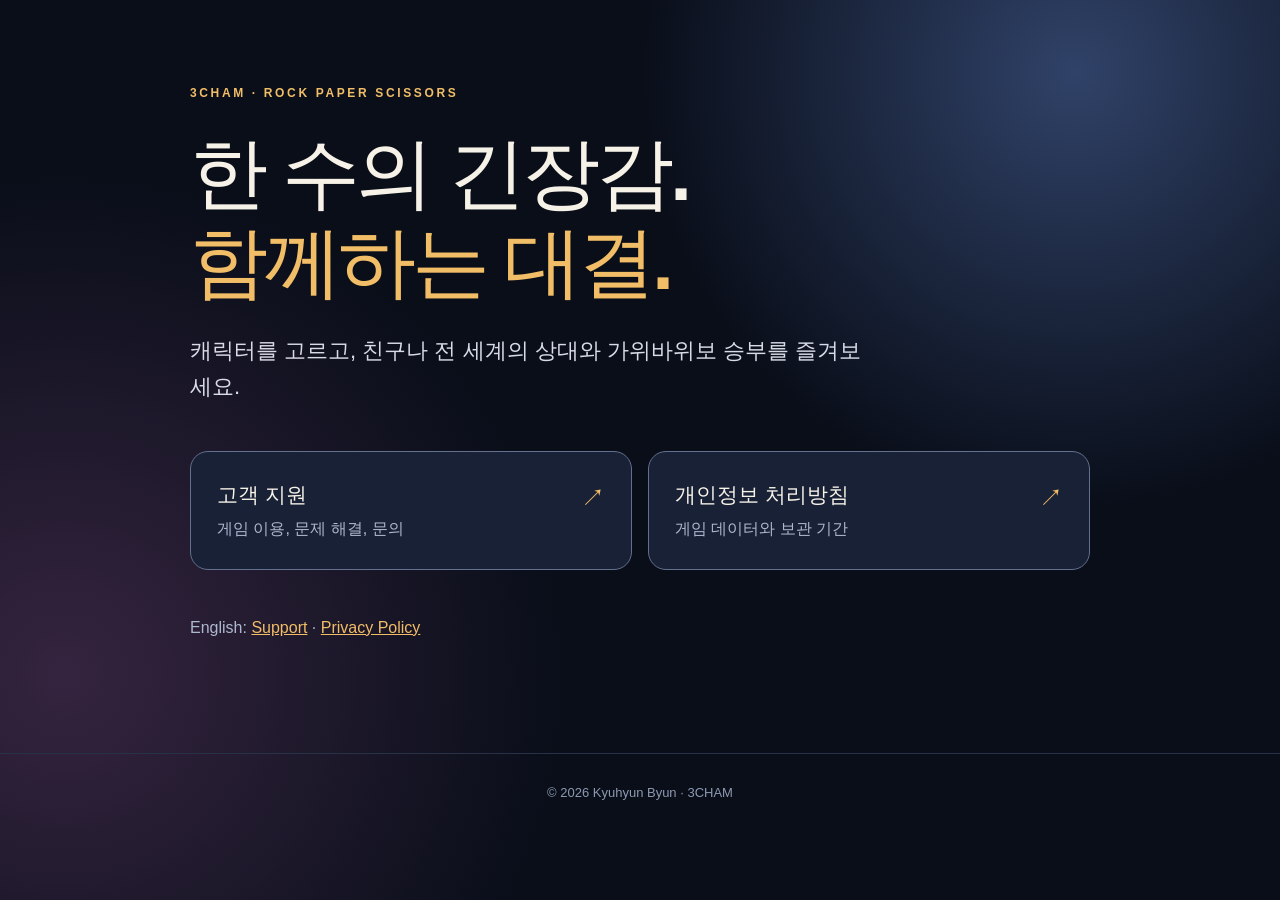
<file: index.html>
<!doctype html>
<html lang="ko">
<head>
  <meta charset="utf-8">
  <meta name="viewport" content="width=device-width, initial-scale=1">
  <meta name="color-scheme" content="dark">
  <title>3CHAM · 가위바위보 대결</title>
  <link rel="stylesheet" href="style.css">
</head>
<body>
  <main class="shell">
    <p class="eyebrow">3CHAM · ROCK PAPER SCISSORS</p>
    <h1>한 수의 긴장감.<br><span>함께하는 대결.</span></h1>
    <p class="lead">캐릭터를 고르고, 친구나 전 세계의 상대와 가위바위보 승부를 즐겨보세요.</p>
    <nav class="cards" aria-label="도움말">
      <a href="support.html#ko"><strong>고객 지원</strong><span>게임 이용, 문제 해결, 문의</span><b aria-hidden="true">↗</b></a>
      <a href="privacy.html#ko"><strong>개인정보 처리방침</strong><span>게임 데이터와 보관 기간</span><b aria-hidden="true">↗</b></a>
    </nav>
    <p class="language">English: <a href="support.html#en">Support</a> · <a href="privacy.html#en">Privacy Policy</a></p>
  </main>
  <footer>© 2026 Kyuhyun Byun · 3CHAM</footer>
</body>
</html>
</file>
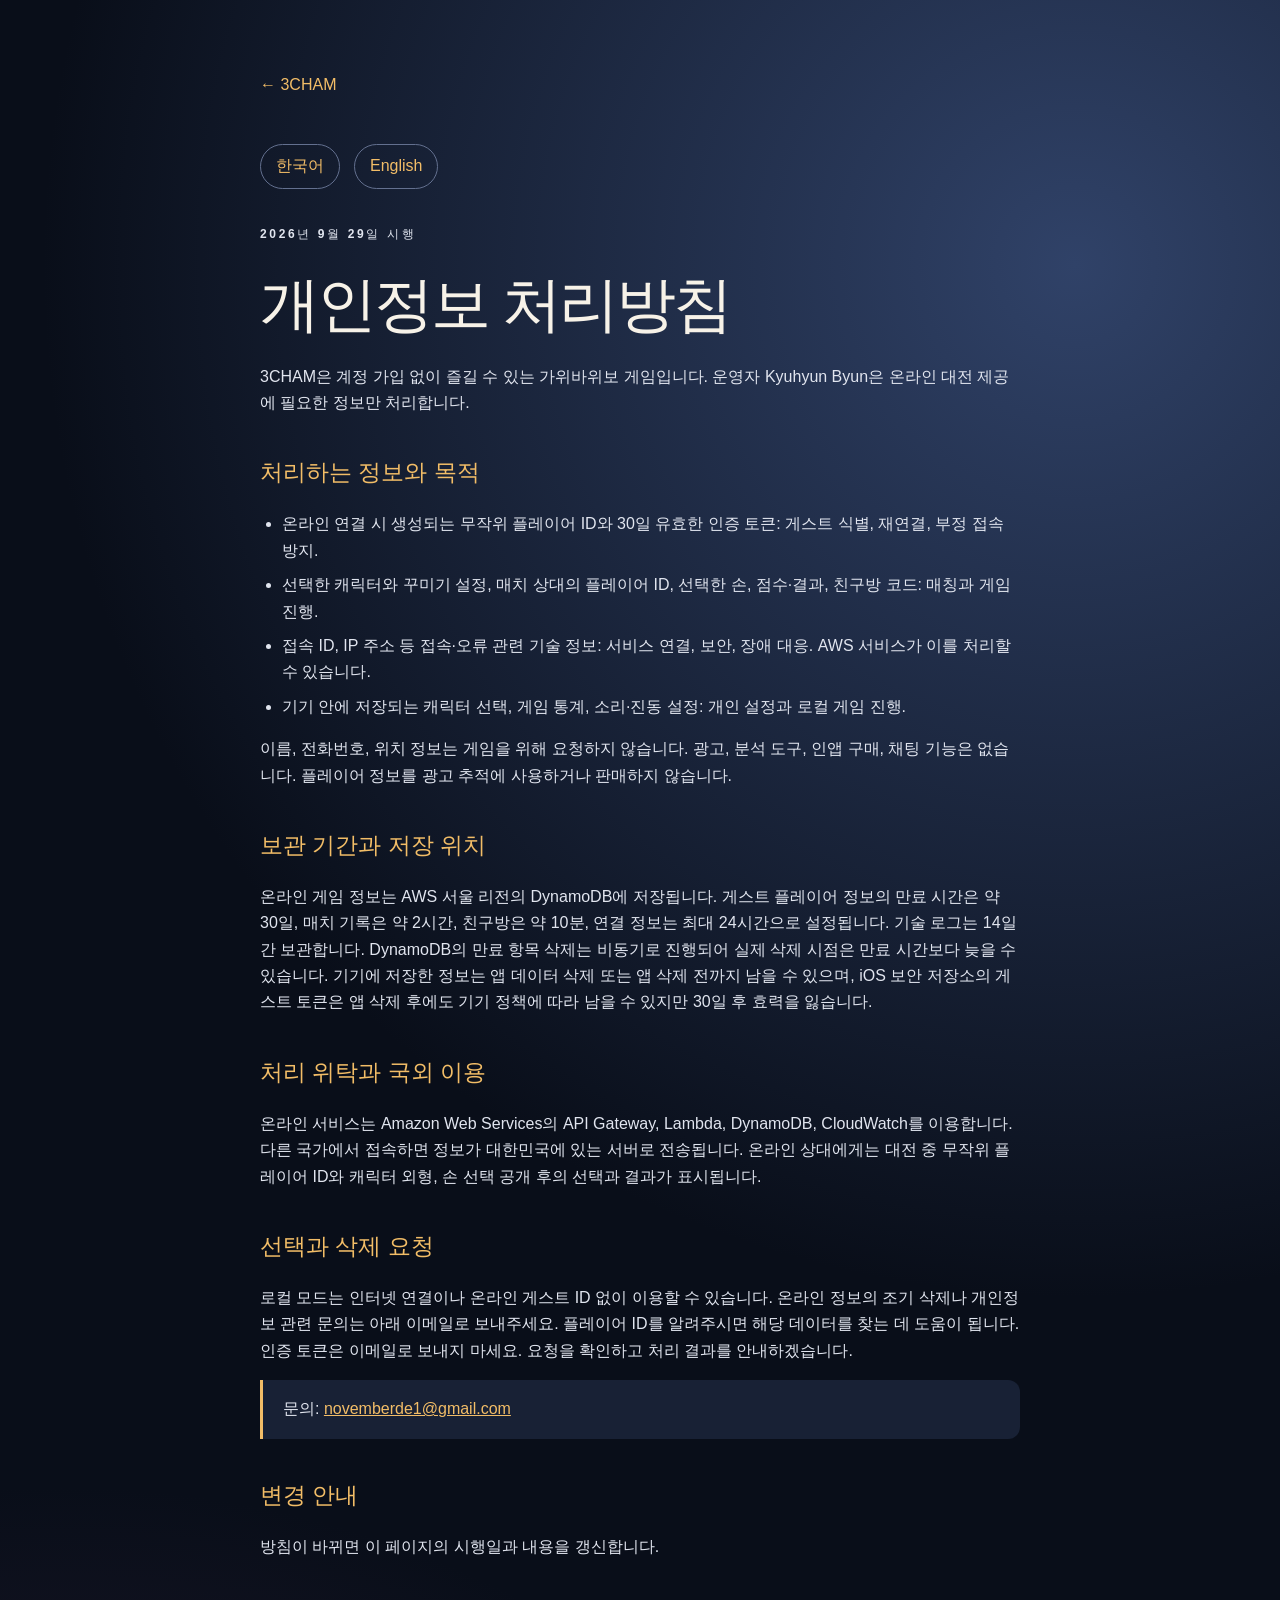
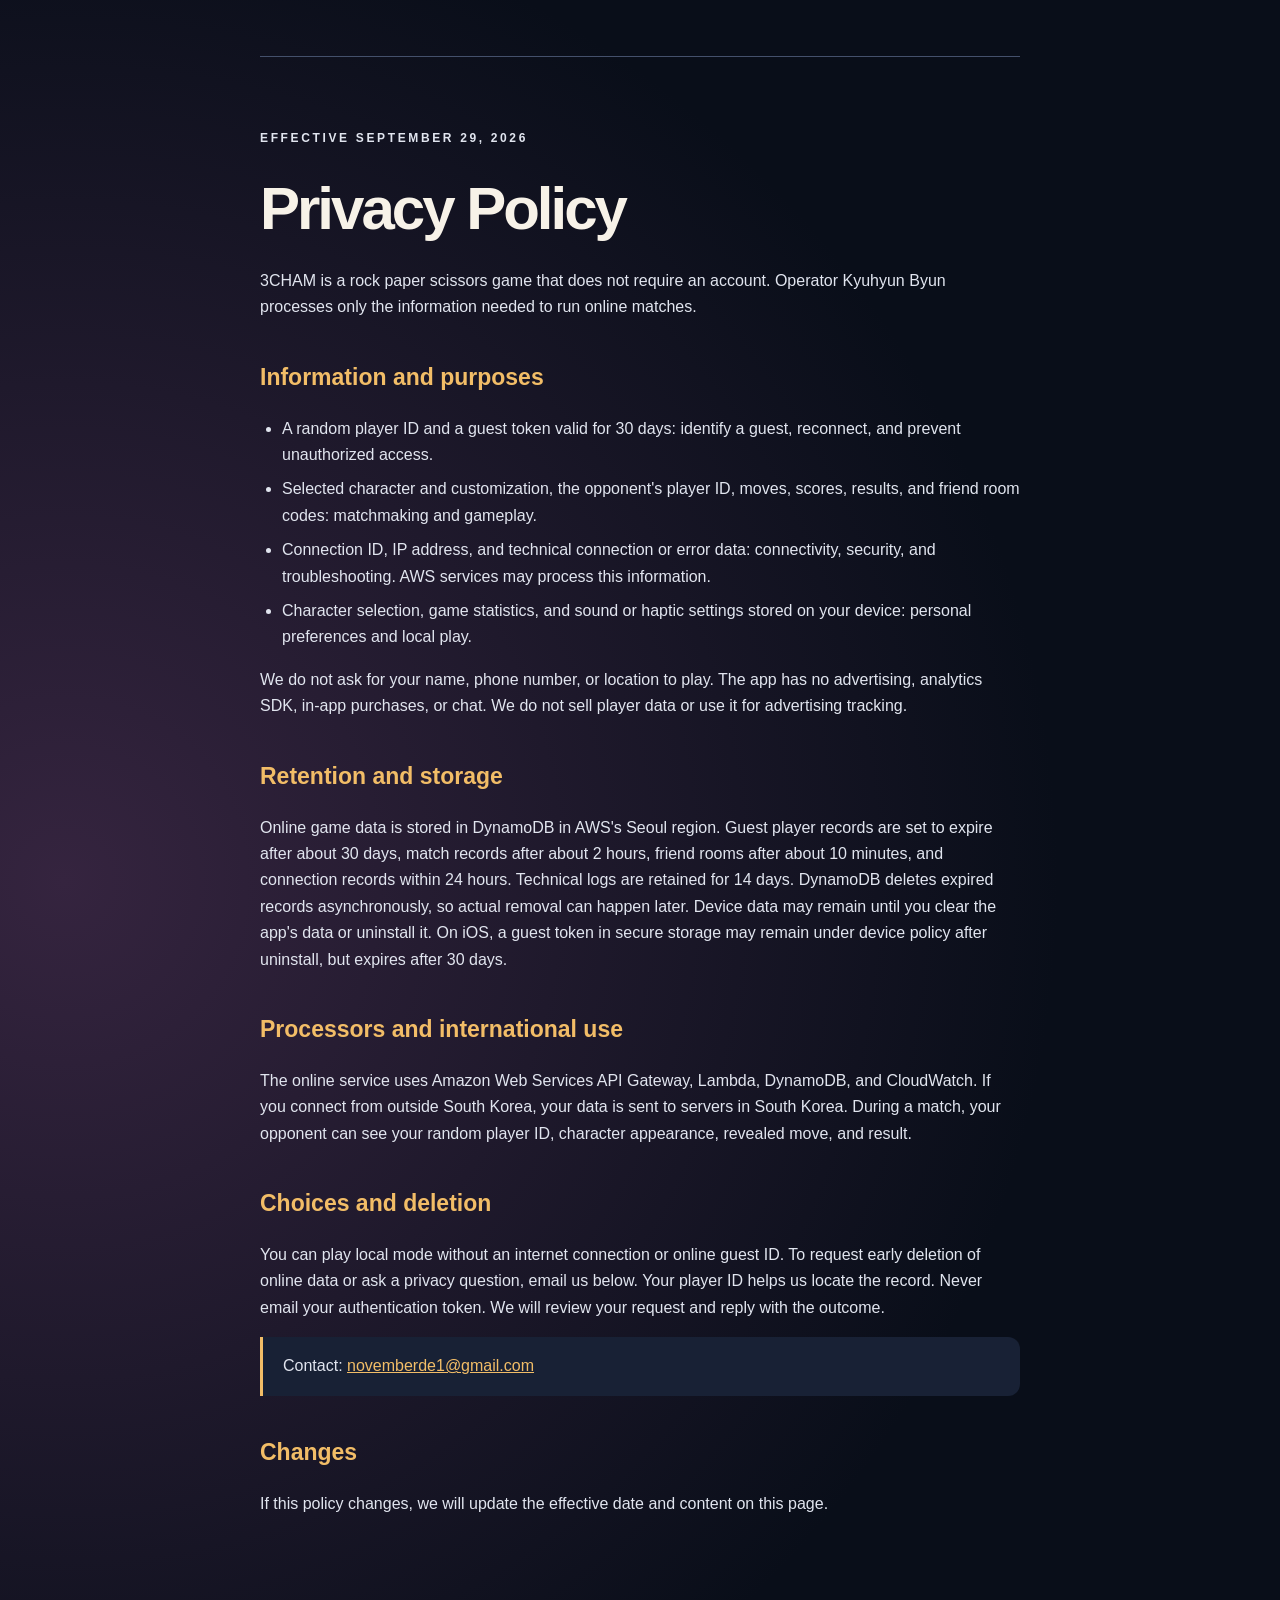
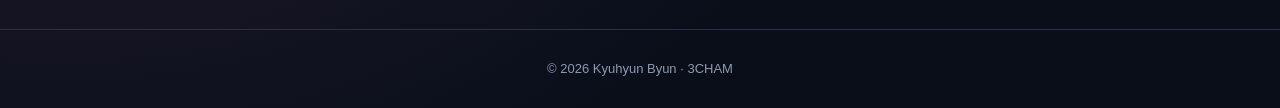
<file: privacy.html>
<!doctype html>
<html lang="ko">
<head><meta charset="utf-8"><meta name="viewport" content="width=device-width, initial-scale=1"><meta name="color-scheme" content="dark"><title>3CHAM · 개인정보 처리방침 / Privacy Policy</title><link rel="stylesheet" href="style.css"></head>
<body><main class="shell article"><a class="toplink" href="index.html">← 3CHAM</a><nav class="switch" aria-label="Language"><a href="#ko">한국어</a><a href="#en">English</a></nav>
<section id="ko" lang="ko"><p class="eyebrow">2026년 9월 29일 시행</p><h1>개인정보 처리방침</h1>
<p>3CHAM은 계정 가입 없이 즐길 수 있는 가위바위보 게임입니다. 운영자 Kyuhyun Byun은 온라인 대전 제공에 필요한 정보만 처리합니다.</p>
<h2>처리하는 정보와 목적</h2><ul>
<li>온라인 연결 시 생성되는 무작위 플레이어 ID와 30일 유효한 인증 토큰: 게스트 식별, 재연결, 부정 접속 방지.</li>
<li>선택한 캐릭터와 꾸미기 설정, 매치 상대의 플레이어 ID, 선택한 손, 점수·결과, 친구방 코드: 매칭과 게임 진행.</li>
<li>접속 ID, IP 주소 등 접속·오류 관련 기술 정보: 서비스 연결, 보안, 장애 대응. AWS 서비스가 이를 처리할 수 있습니다.</li>
<li>기기 안에 저장되는 캐릭터 선택, 게임 통계, 소리·진동 설정: 개인 설정과 로컬 게임 진행.</li>
</ul><p>이름, 전화번호, 위치 정보는 게임을 위해 요청하지 않습니다. 광고, 분석 도구, 인앱 구매, 채팅 기능은 없습니다. 플레이어 정보를 광고 추적에 사용하거나 판매하지 않습니다.</p>
<h2>보관 기간과 저장 위치</h2><p>온라인 게임 정보는 AWS 서울 리전의 DynamoDB에 저장됩니다. 게스트 플레이어 정보의 만료 시간은 약 30일, 매치 기록은 약 2시간, 친구방은 약 10분, 연결 정보는 최대 24시간으로 설정됩니다. 기술 로그는 14일간 보관합니다. DynamoDB의 만료 항목 삭제는 비동기로 진행되어 실제 삭제 시점은 만료 시간보다 늦을 수 있습니다. 기기에 저장한 정보는 앱 데이터 삭제 또는 앱 삭제 전까지 남을 수 있으며, iOS 보안 저장소의 게스트 토큰은 앱 삭제 후에도 기기 정책에 따라 남을 수 있지만 30일 후 효력을 잃습니다.</p>
<h2>처리 위탁과 국외 이용</h2><p>온라인 서비스는 Amazon Web Services의 API Gateway, Lambda, DynamoDB, CloudWatch를 이용합니다. 다른 국가에서 접속하면 정보가 대한민국에 있는 서버로 전송됩니다. 온라인 상대에게는 대전 중 무작위 플레이어 ID와 캐릭터 외형, 손 선택 공개 후의 선택과 결과가 표시됩니다.</p>
<h2>선택과 삭제 요청</h2><p>로컬 모드는 인터넷 연결이나 온라인 게스트 ID 없이 이용할 수 있습니다. 온라인 정보의 조기 삭제나 개인정보 관련 문의는 아래 이메일로 보내주세요. 플레이어 ID를 알려주시면 해당 데이터를 찾는 데 도움이 됩니다. 인증 토큰은 이메일로 보내지 마세요. 요청을 확인하고 처리 결과를 안내하겠습니다.</p>
<p class="note">문의: <a href="mailto:novemberde1@gmail.com?subject=3CHAM%20privacy">novemberde1@gmail.com</a></p>
<h2>변경 안내</h2><p>방침이 바뀌면 이 페이지의 시행일과 내용을 갱신합니다.</p></section>
<section id="en" lang="en"><p class="eyebrow">Effective September 29, 2026</p><h1>Privacy Policy</h1>
<p>3CHAM is a rock paper scissors game that does not require an account. Operator Kyuhyun Byun processes only the information needed to run online matches.</p>
<h2>Information and purposes</h2><ul>
<li>A random player ID and a guest token valid for 30 days: identify a guest, reconnect, and prevent unauthorized access.</li>
<li>Selected character and customization, the opponent's player ID, moves, scores, results, and friend room codes: matchmaking and gameplay.</li>
<li>Connection ID, IP address, and technical connection or error data: connectivity, security, and troubleshooting. AWS services may process this information.</li>
<li>Character selection, game statistics, and sound or haptic settings stored on your device: personal preferences and local play.</li>
</ul><p>We do not ask for your name, phone number, or location to play. The app has no advertising, analytics SDK, in-app purchases, or chat. We do not sell player data or use it for advertising tracking.</p>
<h2>Retention and storage</h2><p>Online game data is stored in DynamoDB in AWS's Seoul region. Guest player records are set to expire after about 30 days, match records after about 2 hours, friend rooms after about 10 minutes, and connection records within 24 hours. Technical logs are retained for 14 days. DynamoDB deletes expired records asynchronously, so actual removal can happen later. Device data may remain until you clear the app's data or uninstall it. On iOS, a guest token in secure storage may remain under device policy after uninstall, but expires after 30 days.</p>
<h2>Processors and international use</h2><p>The online service uses Amazon Web Services API Gateway, Lambda, DynamoDB, and CloudWatch. If you connect from outside South Korea, your data is sent to servers in South Korea. During a match, your opponent can see your random player ID, character appearance, revealed move, and result.</p>
<h2>Choices and deletion</h2><p>You can play local mode without an internet connection or online guest ID. To request early deletion of online data or ask a privacy question, email us below. Your player ID helps us locate the record. Never email your authentication token. We will review your request and reply with the outcome.</p>
<p class="note">Contact: <a href="mailto:novemberde1@gmail.com?subject=3CHAM%20privacy">novemberde1@gmail.com</a></p>
<h2>Changes</h2><p>If this policy changes, we will update the effective date and content on this page.</p></section>
</main><footer>© 2026 Kyuhyun Byun · 3CHAM</footer></body></html>
</file>
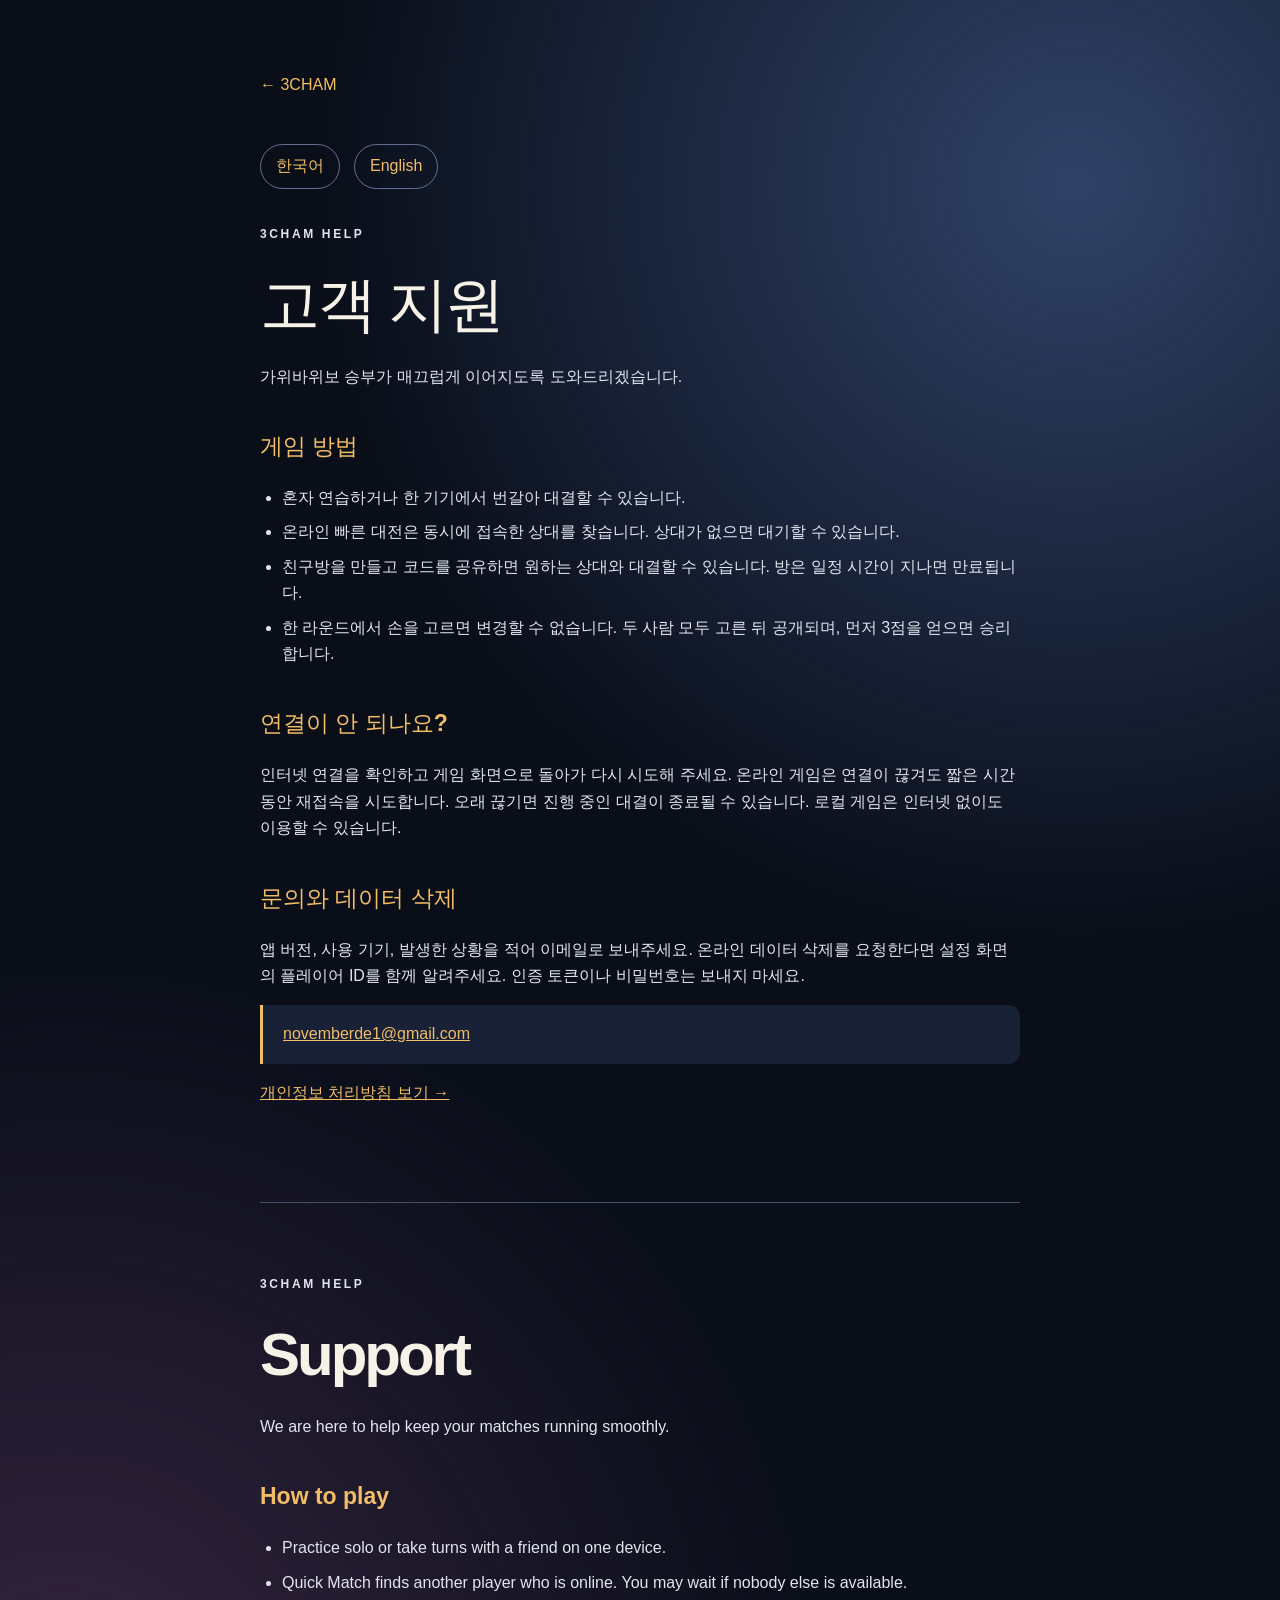
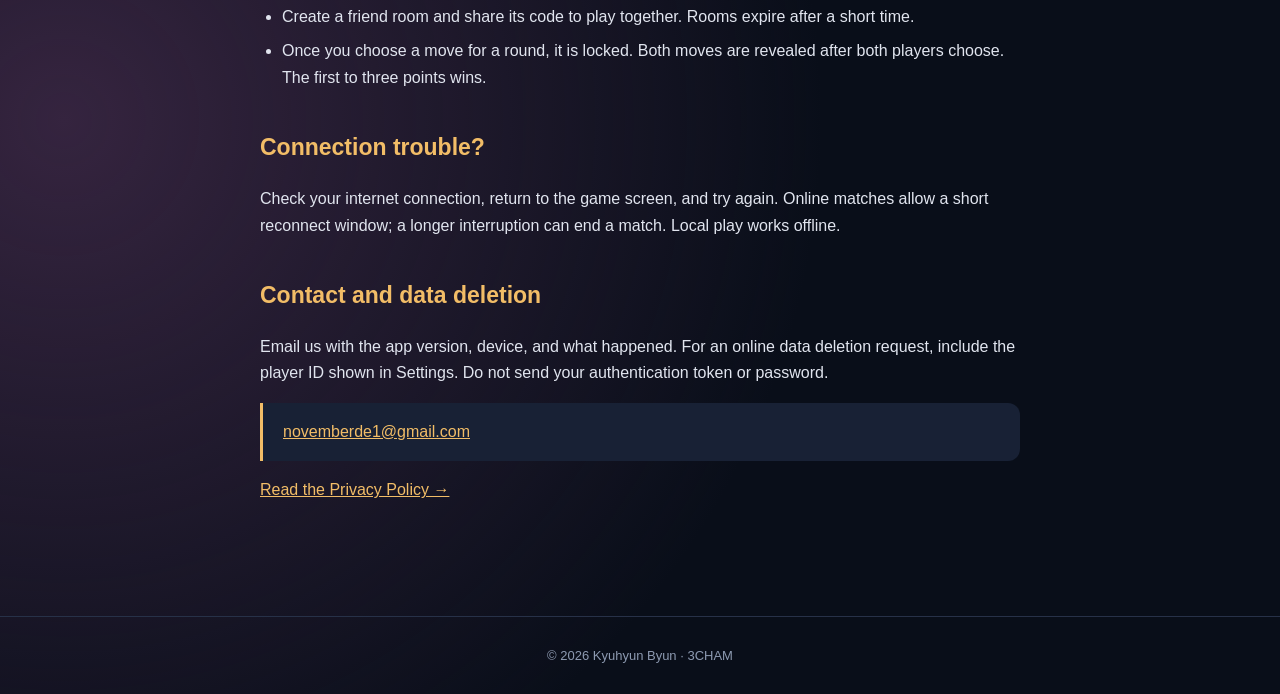
<file: support.html>
<!doctype html>
<html lang="ko">
<head><meta charset="utf-8"><meta name="viewport" content="width=device-width, initial-scale=1"><meta name="color-scheme" content="dark"><title>3CHAM · 고객 지원 / Support</title><link rel="stylesheet" href="style.css"></head>
<body><main class="shell article"><a class="toplink" href="index.html">← 3CHAM</a><nav class="switch" aria-label="Language"><a href="#ko">한국어</a><a href="#en">English</a></nav>
<section id="ko" lang="ko"><p class="eyebrow">3CHAM HELP</p><h1>고객 지원</h1><p>가위바위보 승부가 매끄럽게 이어지도록 도와드리겠습니다.</p>
<h2>게임 방법</h2><ul><li>혼자 연습하거나 한 기기에서 번갈아 대결할 수 있습니다.</li><li>온라인 빠른 대전은 동시에 접속한 상대를 찾습니다. 상대가 없으면 대기할 수 있습니다.</li><li>친구방을 만들고 코드를 공유하면 원하는 상대와 대결할 수 있습니다. 방은 일정 시간이 지나면 만료됩니다.</li><li>한 라운드에서 손을 고르면 변경할 수 없습니다. 두 사람 모두 고른 뒤 공개되며, 먼저 3점을 얻으면 승리합니다.</li></ul>
<h2>연결이 안 되나요?</h2><p>인터넷 연결을 확인하고 게임 화면으로 돌아가 다시 시도해 주세요. 온라인 게임은 연결이 끊겨도 짧은 시간 동안 재접속을 시도합니다. 오래 끊기면 진행 중인 대결이 종료될 수 있습니다. 로컬 게임은 인터넷 없이도 이용할 수 있습니다.</p>
<h2>문의와 데이터 삭제</h2><p>앱 버전, 사용 기기, 발생한 상황을 적어 이메일로 보내주세요. 온라인 데이터 삭제를 요청한다면 설정 화면의 플레이어 ID를 함께 알려주세요. 인증 토큰이나 비밀번호는 보내지 마세요.</p><p class="note"><a href="mailto:novemberde1@gmail.com?subject=3CHAM%20support">novemberde1@gmail.com</a></p><p><a href="privacy.html#ko">개인정보 처리방침 보기 →</a></p></section>
<section id="en" lang="en"><p class="eyebrow">3CHAM HELP</p><h1>Support</h1><p>We are here to help keep your matches running smoothly.</p>
<h2>How to play</h2><ul><li>Practice solo or take turns with a friend on one device.</li><li>Quick Match finds another player who is online. You may wait if nobody else is available.</li><li>Create a friend room and share its code to play together. Rooms expire after a short time.</li><li>Once you choose a move for a round, it is locked. Both moves are revealed after both players choose. The first to three points wins.</li></ul>
<h2>Connection trouble?</h2><p>Check your internet connection, return to the game screen, and try again. Online matches allow a short reconnect window; a longer interruption can end a match. Local play works offline.</p>
<h2>Contact and data deletion</h2><p>Email us with the app version, device, and what happened. For an online data deletion request, include the player ID shown in Settings. Do not send your authentication token or password.</p><p class="note"><a href="mailto:novemberde1@gmail.com?subject=3CHAM%20support">novemberde1@gmail.com</a></p><p><a href="privacy.html#en">Read the Privacy Policy →</a></p></section>
</main><footer>© 2026 Kyuhyun Byun · 3CHAM</footer></body></html>
</file>
<file: style.css>
:root{font-family:-apple-system,BlinkMacSystemFont,"Noto Sans KR","Segoe UI",sans-serif;color:#f7f2e8;background:#090e19;font-synthesis:none}
*{box-sizing:border-box}body{margin:0;min-height:100vh;background:radial-gradient(circle at 84% 8%,#304268 0,transparent 32%),radial-gradient(circle at 5% 75%,#35243f 0,transparent 36%),#090e19;line-height:1.65}
.shell{width:min(900px,calc(100% - 40px));margin:0 auto;padding:72px 0 96px}.eyebrow{font-size:12px;font-weight:800;letter-spacing:.22em;color:#f2bd67;text-transform:uppercase}h1{font-size:clamp(38px,8vw,78px);line-height:1.15;letter-spacing:-.05em;margin:25px 0}h1 span{color:#f2bd67}.lead{font-size:clamp(17px,2.5vw,22px);color:#d8dbe7;max-width:680px}
.cards{display:grid;grid-template-columns:repeat(auto-fit,minmax(240px,1fr));gap:16px;margin:45px 0}.cards a{display:grid;grid-template-columns:1fr auto;gap:4px;padding:26px;border:1px solid #63708f;background:#182135;border-radius:18px;color:inherit;text-decoration:none}.cards strong{font-size:21px}.cards span{grid-column:1;color:#adb8ce}.cards b{grid-column:2;grid-row:1/3;color:#f2bd67;font-size:24px}.cards a:hover,.cards a:focus-visible{border-color:#f2bd67;background:#202b44}.language{color:#adb8ce}.language a,a{color:#f2bd67}footer{padding:28px 20px;text-align:center;color:#8d9ab1;font-size:13px;border-top:1px solid #273148}
.article{max-width:760px}.toplink{display:inline-block;margin-bottom:26px;text-decoration:none}.article h1{font-size:clamp(36px,6vw,60px)}.article h2{font-size:23px;margin-top:38px;color:#f2bd67}.article p,.article li{color:#e1e5ef}.article ul{padding-left:22px}.article li{margin:8px 0}.article section{scroll-margin-top:24px}.article section+section{margin-top:96px;padding-top:60px;border-top:1px solid #44506b}.switch{display:flex;gap:14px;margin:20px 0 36px}.switch a{padding:8px 15px;border:1px solid #63708f;border-radius:999px;text-decoration:none}.note{padding:16px 20px;border-left:3px solid #f2bd67;background:#182135;border-radius:0 12px 12px 0}
</file>
